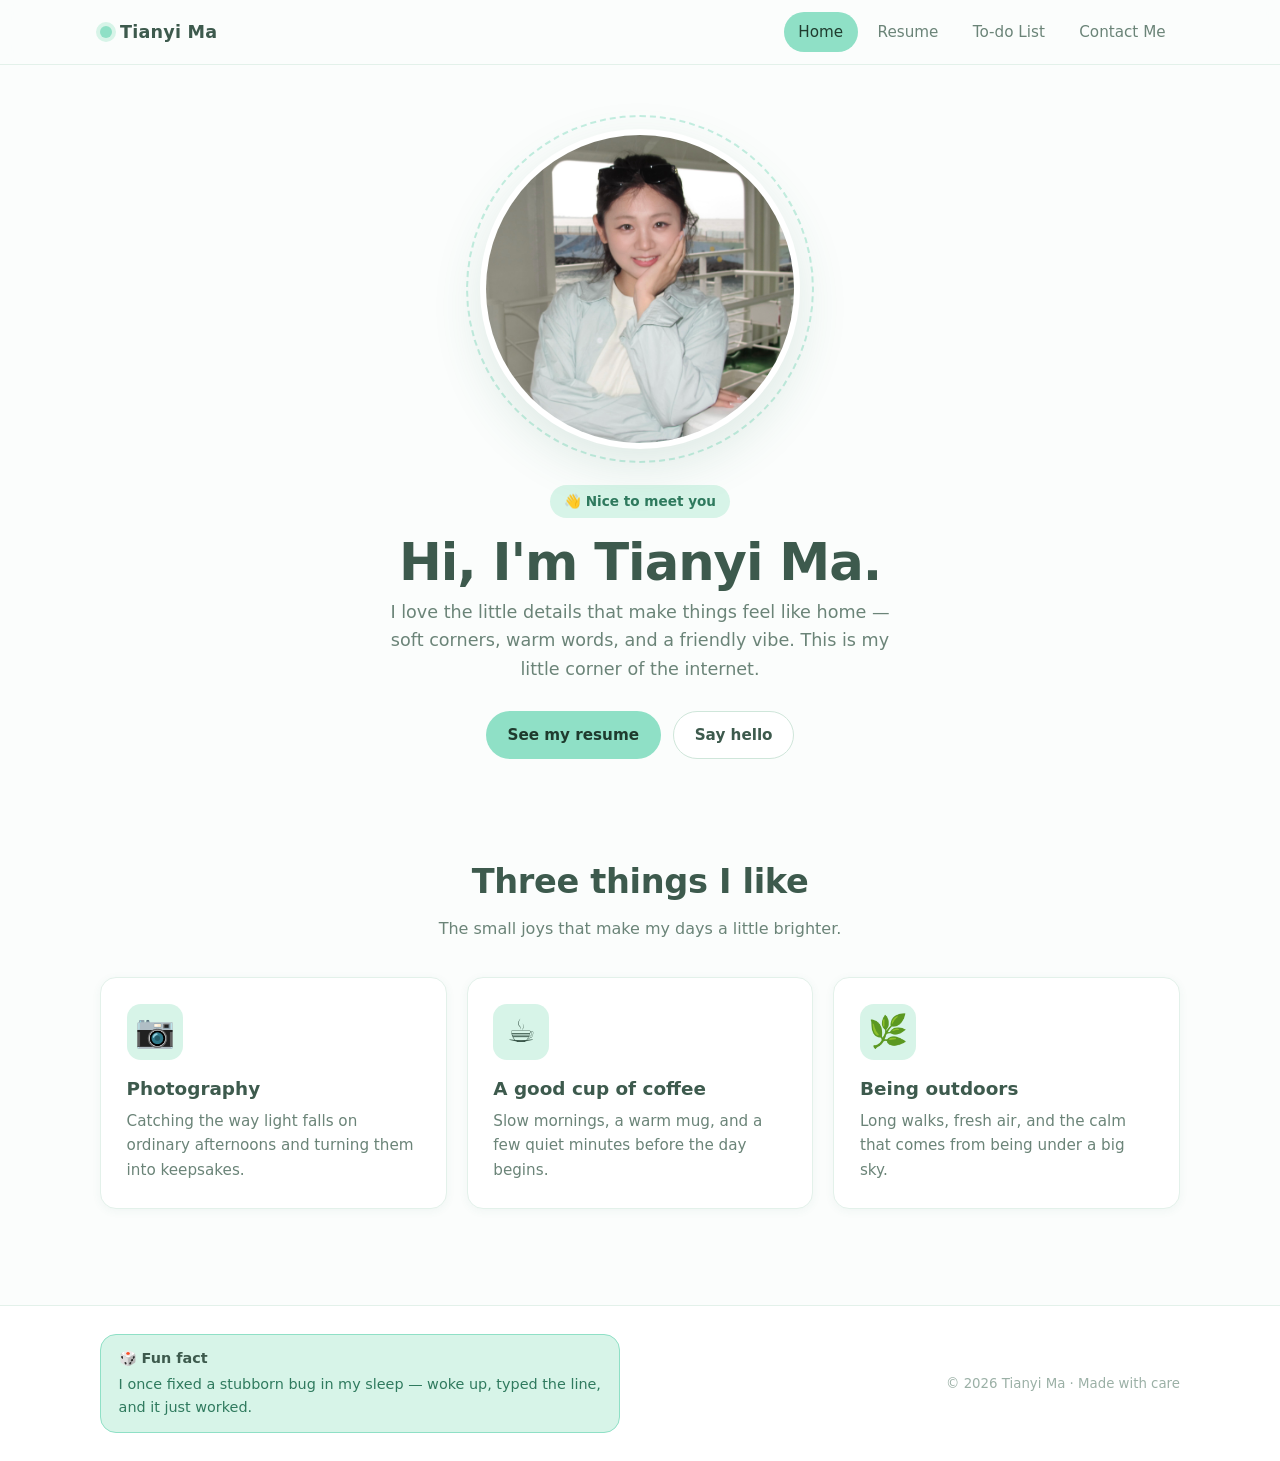
<file: index.html>
<!DOCTYPE html>
<html lang="en">
<head>
  <meta charset="UTF-8">
  <meta name="viewport" content="width=device-width, initial-scale=1.0">
  <title>Tianyi Ma — Home</title>
  <meta name="description" content="Tianyi Ma — a warm, friendly personal portfolio.">
  <link rel="stylesheet" href="styles.css">
</head>
<body>
  <header class="nav">
    <div class="container nav__inner">
      <a href="index.html" class="brand"><span class="brand__dot"></span> Tianyi Ma</a>
      <button class="nav__toggle" aria-label="Toggle menu"><span></span></button>
      <nav class="nav__links">
        <a href="index.html" class="active">Home</a>
        <a href="resume.html">Resume</a>
        <a href="projects.html">To-do List</a>
        <a href="contact.html">Contact Me</a>
      </nav>
    </div>
  </header>

  <main class="container">
    <section class="hero">
      <div class="hero__text">
        <span class="hero__eyebrow">👋 Nice to meet you</span>
        <h1>Hi, I'm Tianyi Ma.</h1>
        <p class="hero__intro">
          I love the little details that make things feel like home — soft corners,
          warm words, and a friendly vibe. This is my little corner of the internet.
        </p>
        <div class="hero__cta">
          <a href="resume.html" class="btn btn--primary">See my resume</a>
          <a href="contact.html" class="btn btn--ghost">Say hello</a>
        </div>
      </div>
      <div class="hero__photo">
        <img src="photo.jpg" alt="Photo of Tianyi Ma">
      </div>
    </section>

    <section class="section">
      <div class="section__head">
        <h2>Three things I like</h2>
        <p>The small joys that make my days a little brighter.</p>
      </div>
      <div class="cards">
        <article class="card">
          <div class="card__emoji">📷</div>
          <h3>Photography</h3>
          <p>Catching the way light falls on ordinary afternoons and turning them into keepsakes.</p>
        </article>
        <article class="card">
          <div class="card__emoji">☕</div>
          <h3>A good cup of coffee</h3>
          <p>Slow mornings, a warm mug, and a few quiet minutes before the day begins.</p>
        </article>
        <article class="card">
          <div class="card__emoji">🌿</div>
          <h3>Being outdoors</h3>
          <p>Long walks, fresh air, and the calm that comes from being under a big sky.</p>
        </article>
      </div>
    </section>
  </main>

  <footer class="site-footer">
    <div class="container site-footer__inner">
      <div class="funfact">
        <strong>🎲 Fun fact</strong>
        I once fixed a stubborn bug in my sleep — woke up, typed the line, and it just worked.
      </div>
      <small>© <span id="year">2026</span> Tianyi Ma · Made with care</small>
    </div>
  </footer>

  <script src="main.js"></script>
</body>
</html>
</file>
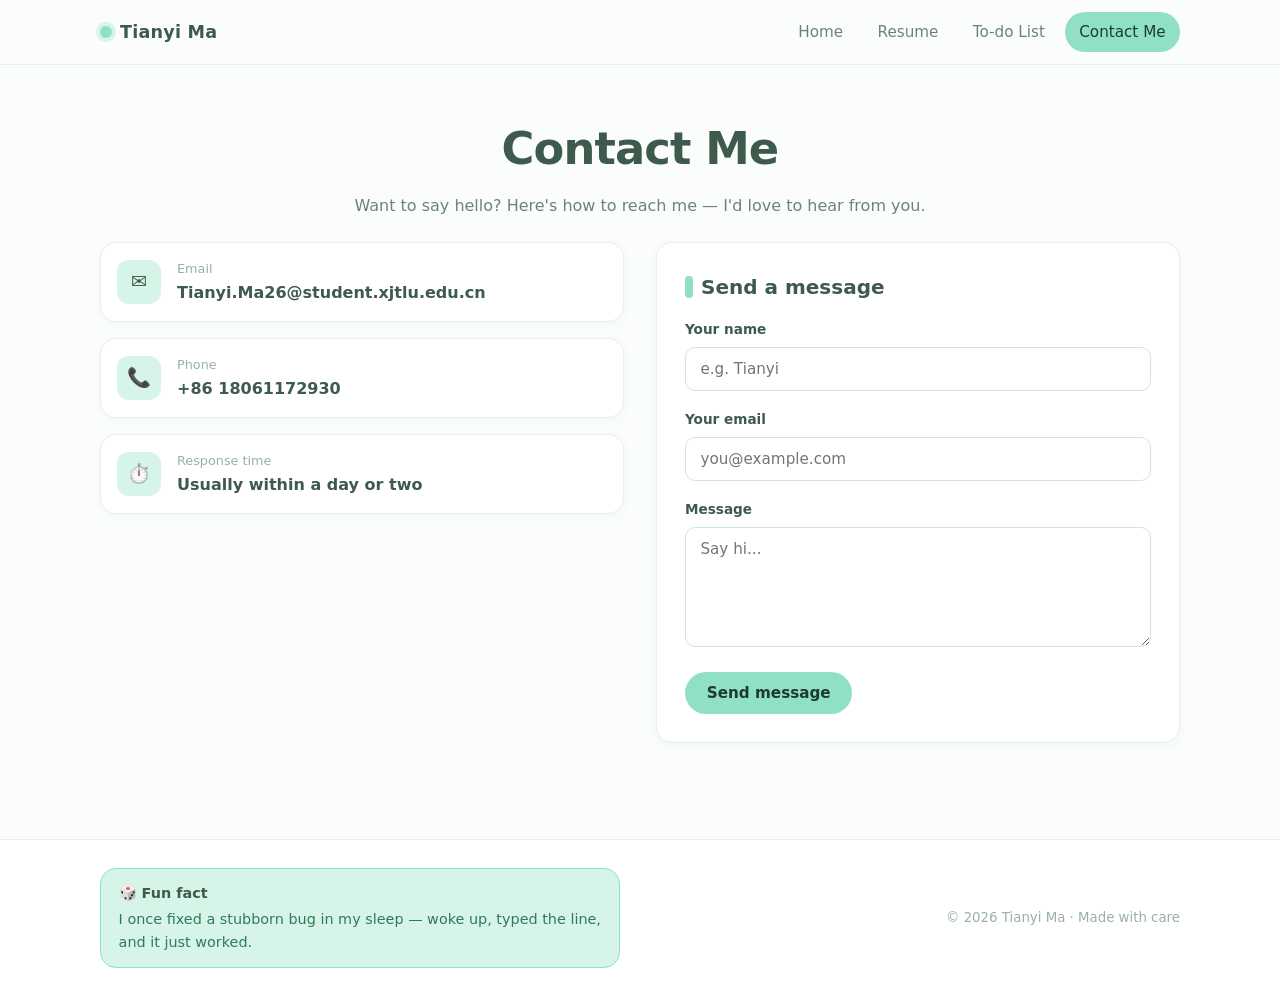
<file: contact.html>
<!DOCTYPE html>
<html lang="en">
<head>
  <meta charset="UTF-8">
  <meta name="viewport" content="width=device-width, initial-scale=1.0">
  <title>Tianyi Ma — Contact Me</title>
  <link rel="stylesheet" href="styles.css">
</head>
<body>
  <header class="nav">
    <div class="container nav__inner">
      <a href="index.html" class="brand"><span class="brand__dot"></span> Tianyi Ma</a>
      <button class="nav__toggle" aria-label="Toggle menu"><span></span></button>
      <nav class="nav__links">
        <a href="index.html">Home</a>
        <a href="resume.html">Resume</a>
        <a href="projects.html">To-do List</a>
        <a href="contact.html" class="active">Contact Me</a>
      </nav>
    </div>
  </header>

  <main class="container">
    <div class="page-head">
      <h1>Contact Me</h1>
      <p>Want to say hello? Here's how to reach me — I'd love to hear from you.</p>
    </div>

    <div class="contact-grid">
      <div>
        <div class="contact-list">
          <div class="contact-row">
            <div class="contact-row__icon">✉️</div>
            <div>
              <div class="contact-row__label">Email</div>
              <a class="contact-row__value" href="mailto:Tianyi.Ma26@student.xjtlu.edu.cn">Tianyi.Ma26@student.xjtlu.edu.cn</a>
            </div>
          </div>
          <div class="contact-row">
            <div class="contact-row__icon">📞</div>
            <div>
              <div class="contact-row__label">Phone</div>
              <a class="contact-row__value" href="tel:+8618061172930">+86 18061172930</a>
            </div>
          </div>
          <div class="contact-row">
            <div class="contact-row__icon">⏱️</div>
            <div>
              <div class="contact-row__label">Response time</div>
              <div class="contact-row__value">Usually within a day or two</div>
            </div>
          </div>
        </div>
      </div>

      <div class="panel">
        <h2>Send a message</h2>
        <form id="contactForm">
          <div class="form-group">
            <label for="name">Your name</label>
            <input class="input" type="text" id="name" name="name" placeholder="e.g. Tianyi" required>
          </div>
          <div class="form-group">
            <label for="email">Your email</label>
            <input class="input" type="email" id="email" name="email" placeholder="you@example.com" required>
          </div>
          <div class="form-group">
            <label for="message">Message</label>
            <textarea class="textarea" id="message" name="message" placeholder="Say hi..." required></textarea>
          </div>
          <button type="submit" class="btn btn--primary">Send message</button>
          <p class="form-note" id="formNote"></p>
        </form>
      </div>
    </div>
  </main>

  <footer class="site-footer">
    <div class="container site-footer__inner">
      <div class="funfact">
        <strong>🎲 Fun fact</strong>
        I once fixed a stubborn bug in my sleep — woke up, typed the line, and it just worked.
      </div>
      <small>© <span id="year">2026</span> Tianyi Ma · Made with care</small>
    </div>
  </footer>

  <script src="main.js"></script>
</body>
</html>
</file>
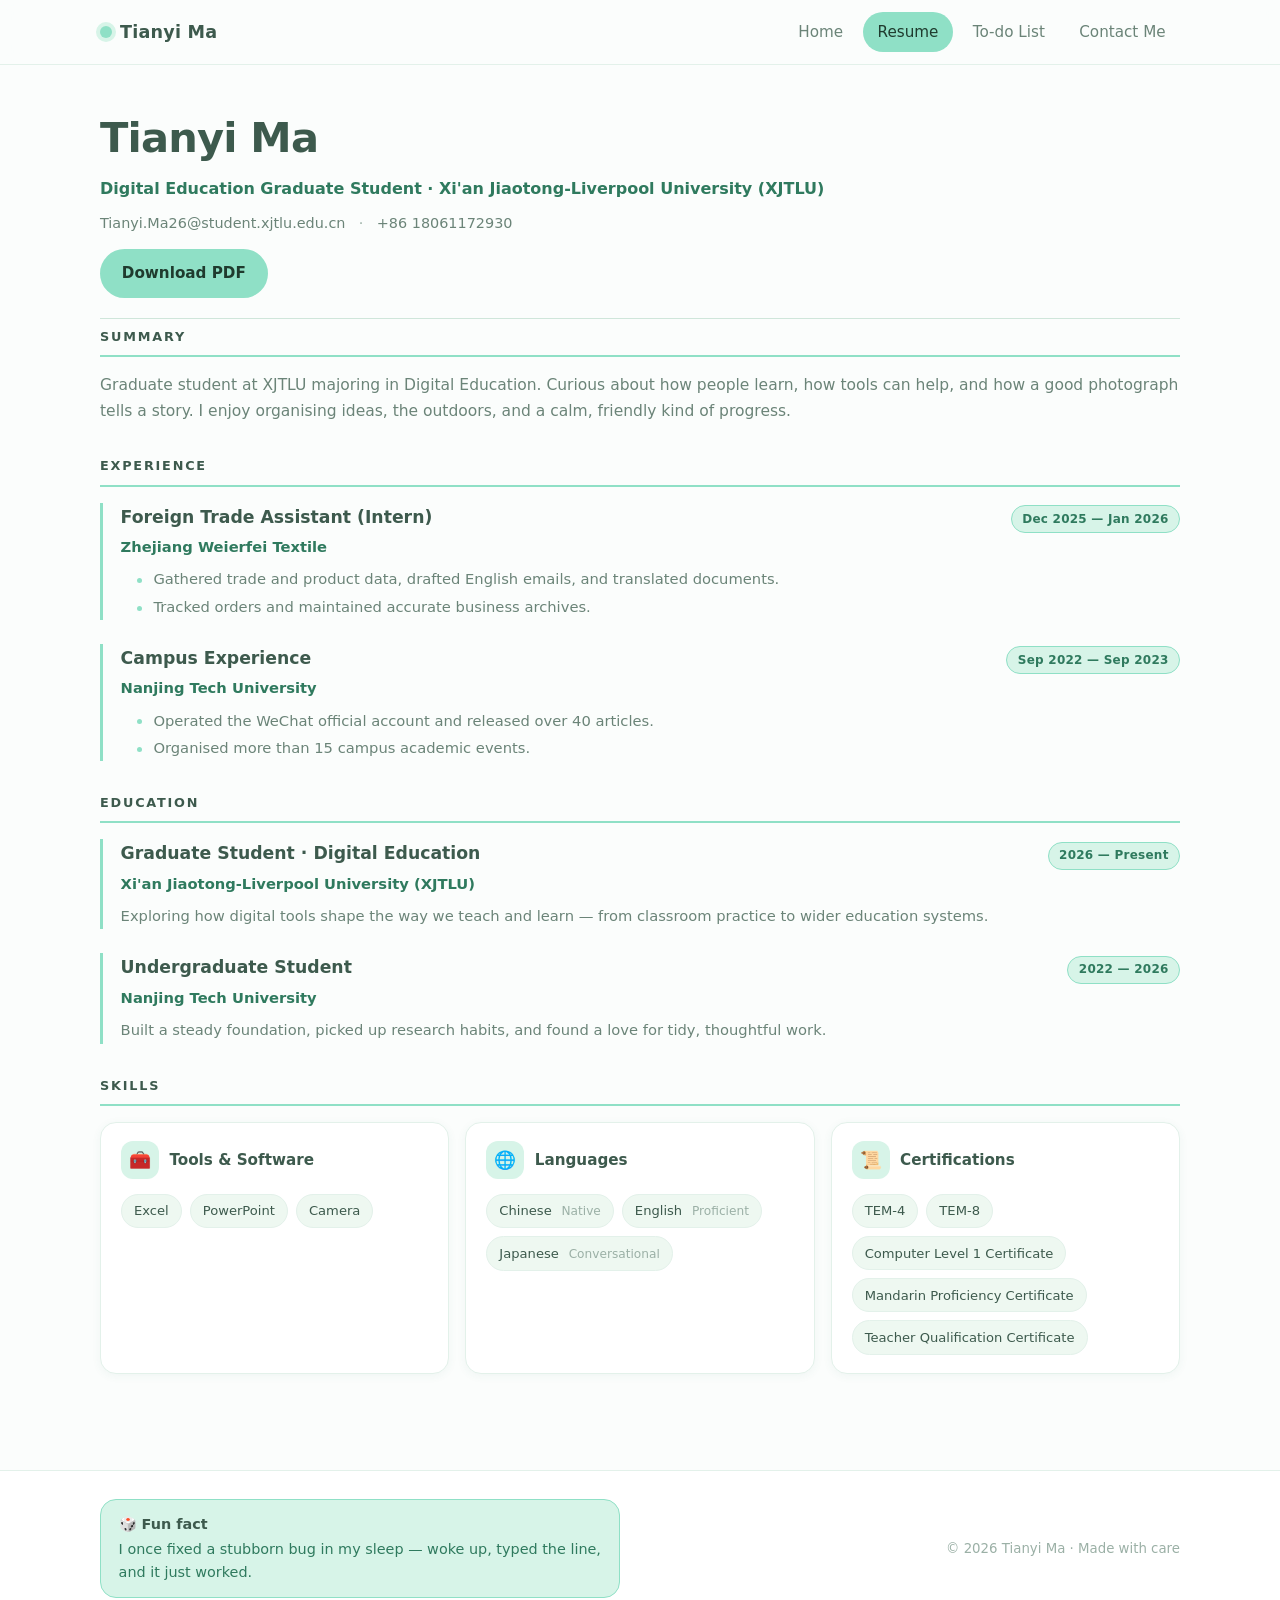
<file: resume.html>
<!DOCTYPE html>
<html lang="en">
<head>
  <meta charset="UTF-8">
  <meta name="viewport" content="width=device-width, initial-scale=1.0">
  <title>Tianyi Ma — Resume</title>
  <link rel="stylesheet" href="styles.css">
  <style media="print">
    @page { margin: 0; }
    .nav, .site-footer, .btn { display: none !important; }
    html, body { margin: 0 !important; }
    body { background: #fff; padding: 1.05cm 1.3cm 0.3cm; overflow: hidden; }
    .container { width: auto; max-width: none; }
    .resume-head { padding: 0 0 0.6rem !important; margin-bottom: 0.6rem !important; }
    .resume-head__name { margin: 0 0 0.15rem !important; font-size: 1.75rem !important; }
    .resume-head__title { margin: 0 0 0.35rem !important; font-size: 0.92rem !important; }
    .resume-head__contact { font-size: 0.85rem !important; }
    .resume-sections { padding: 0 !important; gap: 0.85rem !important; }
    .resume-section__title { margin: 0 0 0.55rem !important; padding-bottom: 0.35rem !important; }
    .resume-summary { font-size: 0.88rem !important; line-height: 1.5 !important; }
    .exp { gap: 0.7rem !important; }
    .exp__item { padding-left: 0.9rem !important; }
    .exp__role { font-size: 0.98rem !important; }
    .exp__date { font-size: 0.7rem !important; }
    .exp__org { margin: 0.15rem 0 0.4rem !important; font-size: 0.85rem !important; }
    .exp__desc { font-size: 0.85rem !important; line-height: 1.45 !important; }
    .bullets { margin-top: 0.3rem !important; }
    .bullets li { margin-bottom: 0.12rem !important; font-size: 0.85rem !important; line-height: 1.4 !important; }
    .skill-card { padding: 0.75rem 0.85rem !important; }
    .skill-card__head { margin-bottom: 0.5rem !important; }
    .skill-card__icon { width: 28px; height: 28px; font-size: 0.95rem; }
    .skill-card__name { font-size: 0.85rem !important; }
    .chips--skills { gap: 0.35rem !important; }
    .chips--skills .chip { font-size: 0.72rem !important; padding: 0.22rem 0.55rem !important; }
  </style>
</head>
<body>
  <header class="nav">
    <div class="container nav__inner">
      <a href="index.html" class="brand"><span class="brand__dot"></span> Tianyi Ma</a>
      <button class="nav__toggle" aria-label="Toggle menu"><span></span></button>
      <nav class="nav__links">
        <a href="index.html">Home</a>
        <a href="resume.html" class="active">Resume</a>
        <a href="projects.html">To-do List</a>
        <a href="contact.html">Contact Me</a>
      </nav>
    </div>
  </header>

  <main class="container">
    <header class="resume-head">
      <h1 class="resume-head__name">Tianyi Ma</h1>
      <p class="resume-head__title">Digital Education Graduate Student · Xi'an Jiaotong-Liverpool University (XJTLU)</p>
      <p class="resume-head__contact">
        <a href="mailto:Tianyi.Ma26@student.xjtlu.edu.cn">Tianyi.Ma26@student.xjtlu.edu.cn</a>
        <span class="dot" aria-hidden="true">·</span>
        <a href="tel:+8618061172930">+86 18061172930</a>
      </p>
      <a class="btn btn--primary" href="resume.pdf" download style="margin-top:0.85rem">Download PDF</a>
    </header>

    <div class="resume-sections">
      <!-- Summary -->
      <section class="resume-section">
        <h2 class="resume-section__title">Summary</h2>
        <p class="resume-summary">
          Graduate student at XJTLU majoring in Digital Education. Curious about how people learn,
          how tools can help, and how a good photograph tells a story. I enjoy organising ideas,
          the outdoors, and a calm, friendly kind of progress.
        </p>
      </section>

      <!-- Experience -->
      <section class="resume-section">
        <h2 class="resume-section__title">Experience</h2>
        <div class="exp">
          <div class="exp__item">
            <div class="exp__head">
              <h3 class="exp__role">Foreign Trade Assistant (Intern)</h3>
              <span class="exp__date">Dec 2025 — Jan 2026</span>
            </div>
            <p class="exp__org">Zhejiang Weierfei Textile</p>
            <ul class="bullets">
              <li>Gathered trade and product data, drafted English emails, and translated documents.</li>
              <li>Tracked orders and maintained accurate business archives.</li>
            </ul>
          </div>
          <div class="exp__item">
            <div class="exp__head">
              <h3 class="exp__role">Campus Experience</h3>
              <span class="exp__date">Sep 2022 — Sep 2023</span>
            </div>
            <p class="exp__org">Nanjing Tech University</p>
            <ul class="bullets">
              <li>Operated the WeChat official account and released over 40 articles.</li>
              <li>Organised more than 15 campus academic events.</li>
            </ul>
          </div>
        </div>
      </section>

      <!-- Education -->
      <section class="resume-section">
        <h2 class="resume-section__title">Education</h2>
        <div class="exp">
          <div class="exp__item">
            <div class="exp__head">
              <h3 class="exp__role">Graduate Student · Digital Education</h3>
              <span class="exp__date">2026 — Present</span>
            </div>
            <p class="exp__org">Xi'an Jiaotong-Liverpool University (XJTLU)</p>
            <p class="exp__desc">Exploring how digital tools shape the way we teach and learn — from classroom practice to wider education systems.</p>
          </div>
          <div class="exp__item">
            <div class="exp__head">
              <h3 class="exp__role">Undergraduate Student</h3>
              <span class="exp__date">2022 — 2026</span>
            </div>
            <p class="exp__org">Nanjing Tech University</p>
            <p class="exp__desc">Built a steady foundation, picked up research habits, and found a love for tidy, thoughtful work.</p>
          </div>
        </div>
      </section>

      <!-- Skills -->
      <section class="resume-section">
        <h2 class="resume-section__title">Skills</h2>
        <div class="skills">
          <div class="skill-card">
            <div class="skill-card__head">
              <span class="skill-card__icon">🧰</span>
              <h3 class="skill-card__name">Tools &amp; Software</h3>
            </div>
            <div class="chips chips--skills">
              <span class="chip">Excel</span>
              <span class="chip">PowerPoint</span>
              <span class="chip">Camera</span>
            </div>
          </div>
          <div class="skill-card">
            <div class="skill-card__head">
              <span class="skill-card__icon">🌐</span>
              <h3 class="skill-card__name">Languages</h3>
            </div>
            <div class="chips chips--skills">
              <span class="chip">Chinese <em>Native</em></span>
              <span class="chip">English <em>Proficient</em></span>
              <span class="chip">Japanese <em>Conversational</em></span>
            </div>
          </div>
          <div class="skill-card">
            <div class="skill-card__head">
              <span class="skill-card__icon">📜</span>
              <h3 class="skill-card__name">Certifications</h3>
            </div>
            <div class="chips chips--skills">
              <span class="chip">TEM-4</span>
              <span class="chip">TEM-8</span>
              <span class="chip">Computer Level 1 Certificate</span>
              <span class="chip">Mandarin Proficiency Certificate</span>
              <span class="chip">Teacher Qualification Certificate</span>
            </div>
          </div>
        </div>
      </section>
    </div>
  </main>

  <footer class="site-footer">
    <div class="container site-footer__inner">
      <div class="funfact">
        <strong>🎲 Fun fact</strong>
        I once fixed a stubborn bug in my sleep — woke up, typed the line, and it just worked.
      </div>
      <small>© <span id="year">2026</span> Tianyi Ma · Made with care</small>
    </div>
  </footer>

  <script src="main.js"></script>
</body>
</html>
</file>
<file: styles.css>
/* =========================================================
   Tianyi Ma — Personal Portfolio
   Palette: pale mint greens (light, airy)
   ========================================================= */

:root {
  /* Brand */
  --primary: #8fe0c6;        /* pale mint */
  --primary-hover: #5dd9b3;  /* the previous primary, now hover */
  --primary-ink: #2f7a5e;    /* readable on light bg */

  /* Soft accents */
  --accent-soft: #d7f4e8;    /* almost-white mint */
  --accent: #bfefdd;

  /* Surfaces */
  --bg: #fbfdfc;             /* near-white mint */
  --surface: #ffffff;
  --surface-2: #eef8f1;      /* faint mint surface */

  /* Ink */
  --ink: #3d5a4d;            /* soft dark green-grey */
  --ink-soft: #6b8478;
  --ink-faint: #9bb0a6;

  /* Lines */
  --line: #e3f1ea;
  --line-strong: #cfe6da;

  /* Effects */
  --radius-sm: 10px;
  --radius: 16px;
  --radius-lg: 24px;
  --radius-pill: 999px;
  --shadow-sm: 0 2px 10px rgba(47, 122, 94, 0.06);
  --shadow: 0 8px 28px rgba(47, 122, 94, 0.10);
  --shadow-lg: 0 18px 50px rgba(47, 122, 94, 0.14);
  --ring: 0 0 0 4px rgba(143, 224, 198, 0.45);

  --font: "Segoe UI", system-ui, -apple-system, "Helvetica Neue", Arial, sans-serif;
}

/* ---------- Reset ---------- */
*, *::before, *::after { box-sizing: border-box; }
html { -webkit-text-size-adjust: 100%; }
body {
  margin: 0;
  font-family: var(--font);
  color: var(--ink);
  background: var(--bg);
  line-height: 1.6;
  font-size: 16px;
}
img { max-width: 100%; display: block; }
a { color: var(--primary-ink); text-decoration: none; }
a:hover { color: var(--primary-hover); }
ul { margin: 0; padding: 0; list-style: none; }
button { font-family: inherit; }

.container {
  width: min(1080px, 92vw);
  margin-inline: auto;
}

/* ---------- Nav ---------- */
.nav {
  position: sticky;
  top: 0;
  z-index: 50;
  background: rgba(251, 253, 252, 0.85);
  backdrop-filter: saturate(140%) blur(12px);
  border-bottom: 1px solid var(--line);
}
.nav__inner {
  display: flex;
  align-items: center;
  justify-content: space-between;
  gap: 1rem;
  height: 64px;
}
.brand {
  font-weight: 700;
  font-size: 1.1rem;
  letter-spacing: 0.2px;
  color: var(--ink);
  display: inline-flex;
  align-items: center;
  gap: 0.5rem;
}
.brand__dot {
  width: 12px; height: 12px; border-radius: 50%;
  background: var(--primary);
  box-shadow: 0 0 0 4px var(--accent-soft);
}
.nav__links {
  display: flex;
  align-items: center;
  gap: 0.35rem;
}
.nav__links a {
  padding: 0.5rem 0.9rem;
  border-radius: var(--radius-pill);
  color: var(--ink-soft);
  font-weight: 500;
  font-size: 0.95rem;
  transition: background 0.15s, color 0.15s;
}
.nav__links a:hover { background: var(--accent-soft); color: var(--ink); }
.nav__links a.active {
  background: var(--primary);
  color: #1f3b2e;
}
.nav__toggle {
  display: none;
  width: 44px; height: 44px;
  border: 1px solid var(--line-strong);
  background: var(--surface);
  border-radius: var(--radius-sm);
  cursor: pointer;
  position: relative;
}
.nav__toggle span,
.nav__toggle span::before,
.nav__toggle span::after {
  content: "";
  position: absolute;
  left: 50%; top: 50%;
  width: 18px; height: 2px;
  background: var(--ink);
  transform: translate(-50%, -50%);
}
.nav__toggle span::before { transform: translate(-50%, -7px); }
.nav__toggle span::after  { transform: translate(-50%, 7px); }

/* ---------- Buttons ---------- */
.btn {
  display: inline-flex;
  align-items: center;
  justify-content: center;
  gap: 0.5rem;
  padding: 0.7rem 1.3rem;
  border-radius: var(--radius-pill);
  border: 1px solid transparent;
  font-weight: 600;
  font-size: 0.95rem;
  cursor: pointer;
  transition: transform 0.12s ease, background 0.15s, box-shadow 0.15s;
}
.btn:active { transform: translateY(1px); }
.btn--primary {
  background: var(--primary);
  color: #1f3b2e;
}
.btn--primary:hover { background: var(--primary-hover); color: #fff; }
.btn--ghost {
  background: var(--surface);
  border-color: var(--line-strong);
  color: var(--ink);
}
.btn--ghost:hover { background: var(--accent-soft); }

/* ---------- Hero ---------- */
.hero {
  display: grid;
  grid-template-columns: 1fr;
  justify-items: center;
  text-align: center;
  gap: 2.25rem;
  padding: 4rem 0 3rem;
  max-width: 640px;
  margin-inline: auto;
}
.hero__eyebrow {
  display: inline-flex;
  align-items: center;
  gap: 0.5rem;
  background: var(--accent-soft);
  color: var(--primary-ink);
  padding: 0.35rem 0.85rem;
  border-radius: var(--radius-pill);
  font-size: 0.85rem;
  font-weight: 600;
}
.hero h1 {
  font-size: clamp(2.2rem, 5vw, 3.2rem);
  line-height: 1.1;
  margin: 1rem 0 0.5rem;
  color: var(--ink);
  letter-spacing: -0.02em;
}
.hero__intro {
  font-size: 1.1rem;
  color: var(--ink-soft);
  max-width: 46ch;
  margin: 0 auto 1.75rem;
}
.hero__cta { display: flex; gap: 0.75rem; flex-wrap: wrap; justify-content: center; }
.hero__photo {
  position: relative;
  justify-self: center;
  order: -1;
}
.hero__photo img {
  width: 320px;
  height: 320px;
  object-fit: cover;
  border-radius: 50%;
  box-shadow: var(--shadow-lg);
  border: 6px solid #fff;
  background: var(--accent-soft);
}
.hero__photo::after {
  content: "";
  position: absolute;
  inset: -14px;
  border-radius: 50%;
  border: 2px dashed var(--primary);
  opacity: 0.5;
  z-index: -1;
}

/* ---------- Section ---------- */
.section { padding: 3rem 0; }
.section__head {
  text-align: center;
  margin-bottom: 2.25rem;
}
.section__head h2 {
  font-size: clamp(1.6rem, 3.5vw, 2.1rem);
  margin: 0 0 0.4rem;
  color: var(--ink);
  letter-spacing: -0.01em;
}
.section__head p { color: var(--ink-soft); margin: 0; }

/* ---------- Cards / likes ---------- */
.cards {
  display: grid;
  grid-template-columns: repeat(3, 1fr);
  gap: 1.25rem;
}
.card {
  background: var(--surface);
  border: 1px solid var(--line);
  border-radius: var(--radius);
  padding: 1.6rem;
  box-shadow: var(--shadow-sm);
  transition: transform 0.15s ease, box-shadow 0.15s ease;
}
.card:hover { transform: translateY(-4px); box-shadow: var(--shadow); }
.card__emoji {
  font-size: 2rem;
  width: 56px; height: 56px;
  display: grid; place-items: center;
  background: var(--accent-soft);
  border-radius: 14px;
  margin-bottom: 0.9rem;
}
.card h3 { margin: 0 0 0.35rem; color: var(--ink); font-size: 1.15rem; }
.card p { margin: 0; color: var(--ink-soft); font-size: 0.95rem; }

/* ---------- Page header (sub pages) ---------- */
.page-head {
  padding: 3rem 0 1.5rem;
  text-align: center;
}
.page-head h1 {
  font-size: clamp(2rem, 4.5vw, 2.8rem);
  margin: 0 0 0.5rem;
  color: var(--ink);
  letter-spacing: -0.02em;
}
.page-head p { color: var(--ink-soft); margin: 0; }

/* ---------- Resume ---------- */
.resume-grid {
  display: grid;
  grid-template-columns: 1.6fr 1fr;
  gap: 2rem;
  padding-bottom: 3rem;
}
.resume-sections {
  display: flex;
  flex-direction: column;
  gap: 2rem;
  padding-bottom: 3rem;
}
.resume-head {
  padding: 2.5rem 0 1.25rem;
  border-bottom: 1px solid var(--line-strong);
  margin-bottom: 0.5rem;
}
.resume-head__name {
  margin: 0 0 0.3rem;
  font-size: clamp(1.9rem, 4vw, 2.6rem);
  letter-spacing: -0.02em;
  color: var(--ink);
  font-weight: 700;
}
.resume-head__title {
  margin: 0 0 0.65rem;
  color: var(--primary-ink);
  font-weight: 600;
  font-size: 1rem;
}
.resume-head__contact { margin: 0; color: var(--ink-soft); font-size: 0.9rem; }
.resume-head__contact a { color: var(--ink-soft); text-decoration: none; }
.resume-head__contact a:hover { color: var(--primary-hover); }
.resume-head__contact .dot { margin: 0 0.55rem; color: var(--ink-faint); }
.resume-section__title {
  font-size: 0.8rem;
  font-weight: 700;
  letter-spacing: 0.14em;
  text-transform: uppercase;
  color: var(--ink);
  margin: 0 0 1rem;
  padding-bottom: 0.5rem;
  border-bottom: 2px solid var(--primary);
}
.resume-summary { margin: 0; color: var(--ink-soft); font-size: 0.97rem; line-height: 1.65; }
.exp { display: flex; flex-direction: column; gap: 1.5rem; }
.exp__item {
  border-left: 3px solid var(--primary);
  padding: 0.05rem 0 0.1rem 1.1rem;
  transition: border-color 0.18s;
}
.exp__item:hover { border-left-color: var(--primary-hover); }
.exp__head { display: flex; justify-content: space-between; gap: 1rem; align-items: baseline; flex-wrap: wrap; margin-bottom: 0.15rem; }
.exp__role { margin: 0; font-size: 1.08rem; color: var(--ink); font-weight: 700; }
.exp__date {
  font-size: 0.75rem; font-weight: 700; color: var(--primary-ink);
  background: var(--accent-soft); border: 1px solid var(--primary);
  padding: 0.2rem 0.65rem; border-radius: var(--radius-pill);
  white-space: nowrap; letter-spacing: 0.02em;
}
.exp__org { margin: 0 0 0.6rem; color: var(--primary-ink); font-size: 0.92rem; font-weight: 600; }
.exp__desc { margin: 0.2rem 0 0; color: var(--ink-soft); font-size: 0.92rem; line-height: 1.55; }
/* Skills — card grid */
.skills {
  display: grid;
  grid-template-columns: repeat(auto-fit, minmax(220px, 1fr));
  gap: 1rem;
}
.skill-card {
  background: var(--surface);
  border: 1px solid var(--line);
  border-radius: var(--radius);
  padding: 1.15rem 1.25rem;
  box-shadow: var(--shadow-sm);
  transition: transform 0.18s ease, box-shadow 0.18s ease, border-color 0.18s;
}
.skill-card:hover {
  transform: translateY(-3px);
  box-shadow: var(--shadow);
  border-color: var(--primary);
}
.skill-card__head {
  display: flex;
  align-items: center;
  gap: 0.65rem;
  margin-bottom: 0.9rem;
}
.skill-card__icon {
  width: 38px; height: 38px;
  display: grid; place-items: center;
  background: var(--accent-soft);
  border-radius: 12px;
  font-size: 1.1rem;
  flex-shrink: 0;
}
.skill-card__name {
  margin: 0;
  font-size: 0.95rem;
  font-weight: 600;
  color: var(--ink);
}
.chips--skills { display: flex; flex-wrap: wrap; gap: 0.45rem; }
.chips--skills .chip {
  font-size: 0.82rem;
  padding: 0.35rem 0.75rem;
  transition: background 0.15s, color 0.15s, border-color 0.15s, transform 0.15s;
}
.chips--skills .chip:hover {
  background: var(--primary);
  color: #1f3b2e;
  border-color: var(--primary);
  transform: translateY(-1px);
}
.chips--skills .chip em {
  font-style: normal;
  color: var(--ink-faint);
  font-size: 0.76rem;
  margin-left: 0.35rem;
}
.chips--skills .chip:hover em { color: #2f5b4a; }
.panel {
  background: var(--surface);
  border: 1px solid var(--line);
  border-radius: var(--radius);
  padding: 1.75rem;
  box-shadow: var(--shadow-sm);
}
.panel h2 {
  font-size: 1.25rem;
  margin: 0 0 1rem;
  color: var(--ink);
  display: flex; align-items: center; gap: 0.5rem;
}
.panel h2::before {
  content: "";
  width: 8px; height: 22px;
  background: var(--primary);
  border-radius: 4px;
}
.timeline { position: relative; padding-left: 1.25rem; }
.timeline::before {
  content: "";
  position: absolute;
  left: 5px; top: 6px; bottom: 6px;
  width: 2px; background: var(--line-strong);
}
.timeline__item { position: relative; padding-bottom: 1.5rem; }
.timeline__item:last-child { padding-bottom: 0; }
.timeline__item::before {
  content: "";
  position: absolute;
  left: -1.25rem; top: 4px;
  width: 12px; height: 12px;
  background: var(--surface);
  border: 2px solid var(--primary);
  border-radius: 50%;
}
.timeline__date {
  font-size: 0.8rem;
  font-weight: 600;
  color: var(--primary-ink);
  background: var(--accent-soft);
  padding: 0.15rem 0.6rem;
  border-radius: var(--radius-pill);
  display: inline-block;
  margin-bottom: 0.35rem;
}
.timeline__item h3 { margin: 0 0 0.25rem; font-size: 1.05rem; color: var(--ink); }
.timeline__item .sub { color: var(--ink-soft); font-size: 0.9rem; margin: 0 0 0.4rem; }
.timeline__item p { margin: 0; color: var(--ink-soft); font-size: 0.92rem; }
.chips { display: flex; flex-wrap: wrap; gap: 0.5rem; }
.chip {
  background: var(--surface-2);
  color: var(--ink);
  border: 1px solid var(--line);
  padding: 0.35rem 0.85rem;
  border-radius: var(--radius-pill);
  font-size: 0.85rem;
  font-weight: 500;
}
.sidebar-list { display: flex; flex-direction: column; gap: 1.5rem; }

/* ---------- Resume (stacked sections) ---------- */
.resume-stack {
  display: flex;
  flex-direction: column;
  gap: 1.5rem;
  padding-bottom: 3rem;
}
.summary-text {
  margin: 0;
  color: var(--ink-soft);
  font-size: 1rem;
  line-height: 1.7;
}
.bullets {
  margin: 0.4rem 0 0;
  padding-left: 1.25rem;
  color: var(--ink-soft);
  font-size: 0.92rem;
  line-height: 1.6;
}
.bullets li { margin-bottom: 0.3rem; }
.bullets li::marker { color: var(--primary); }
.skill-group + .skill-group { margin-top: 1.25rem; }
.skill-group h3 {
  margin: 0 0 0.6rem;
  font-size: 0.95rem;
  color: var(--ink);
  font-weight: 600;
}
.skill-group + .skill-group { margin-top: 1.15rem; }
.skill-group__label {
  margin: 0 0 0.5rem;
  font-size: 0.78rem;
  font-weight: 700;
  letter-spacing: 0.04em;
  text-transform: uppercase;
  color: var(--ink-faint);
}
.bullets { margin: 0.4rem 0 0; padding: 0 0 0 1.05rem; list-style: none; }
.bullets li {
  position: relative;
  margin-bottom: 0.35rem;
  padding-left: 1rem;
  color: var(--ink-soft);
  font-size: 0.92rem;
  line-height: 1.5;
}
.bullets li:last-child { margin-bottom: 0; }
.bullets li::before {
  content: "";
  position: absolute;
  left: 0; top: 0.62rem;
  width: 5px; height: 5px;
  background: var(--primary);
  border-radius: 50%;
}

/* ---------- Contact ---------- */
.contact-grid {
  display: grid;
  grid-template-columns: 1fr 1fr;
  gap: 2rem;
  padding-bottom: 3rem;
}
.contact-list { display: flex; flex-direction: column; gap: 1rem; }
.contact-row {
  display: flex; align-items: center; gap: 1rem;
  padding: 1rem;
  background: var(--surface);
  border: 1px solid var(--line);
  border-radius: var(--radius);
  box-shadow: var(--shadow-sm);
}
.contact-row__icon {
  width: 44px; height: 44px;
  display: grid; place-items: center;
  background: var(--accent-soft);
  border-radius: 12px;
  font-size: 1.2rem;
}
.contact-row__label { font-size: 0.8rem; color: var(--ink-faint); }
.contact-row__value { font-weight: 600; color: var(--ink); }
.form-group { margin-bottom: 1.1rem; }
.form-group label {
  display: block;
  font-size: 0.85rem;
  font-weight: 600;
  margin-bottom: 0.4rem;
  color: var(--ink);
}
.input, .textarea {
  width: 100%;
  padding: 0.75rem 0.9rem;
  border: 1px solid var(--line-strong);
  border-radius: var(--radius-sm);
  background: var(--surface);
  color: var(--ink);
  font-size: 0.95rem;
  font-family: inherit;
  transition: border 0.15s, box-shadow 0.15s;
}
.input:focus, .textarea:focus {
  outline: none;
  border-color: var(--primary);
  box-shadow: var(--ring);
}
.textarea { min-height: 120px; resize: vertical; }
.form-note {
  margin: 0.75rem 0 0;
  padding: 0.7rem 0.9rem;
  background: var(--accent-soft);
  border: 1px solid var(--primary);
  border-radius: var(--radius-sm);
  color: var(--primary-ink);
  font-size: 0.9rem;
  display: none;
}
.form-note.show { display: block; }

/* =========================================================
   To-Do List App (Projects page)
   ========================================================= */
.todo {
  background: var(--surface);
  border: 1px solid var(--line);
  border-radius: var(--radius-lg);
  box-shadow: var(--shadow);
  overflow: hidden;
  max-width: 720px;
  margin: 0 auto;
}
.todo__head {
  padding: 1.5rem 1.75rem 1.25rem;
  background: linear-gradient(180deg, var(--accent-soft), var(--surface));
  border-bottom: 1px solid var(--line);
}
.todo__head h2 {
  margin: 0;
  font-size: 1.4rem;
  color: var(--ink);
  display: flex; align-items: center; gap: 0.6rem;
}
.todo__head p { margin: 0.3rem 0 0; color: var(--ink-soft); font-size: 0.9rem; }

.todo__body { padding: 1.5rem 1.75rem; }

/* Calendar */
.cal {
  background: var(--surface-2);
  border: 1px solid var(--line);
  border-radius: var(--radius);
  padding: 1rem;
  margin-bottom: 1.25rem;
}
.cal__top {
  display: flex; align-items: center; justify-content: space-between;
  margin-bottom: 0.75rem;
}
.cal__month { font-weight: 700; color: var(--ink); font-size: 1rem; }
.cal__nav {
  display: flex; gap: 0.4rem;
}
.cal__btn {
  width: 34px; height: 34px;
  border: 1px solid var(--line-strong);
  background: var(--surface);
  border-radius: 9px;
  cursor: pointer;
  color: var(--ink);
  font-size: 1rem;
  line-height: 1;
  display: grid; place-items: center;
  transition: background 0.15s, transform 0.1s;
}
.cal__btn:hover { background: var(--accent-soft); }
.cal__btn:active { transform: scale(0.94); }
.cal__weekdays {
  display: grid;
  grid-template-columns: repeat(7, 1fr);
  text-align: center;
  margin-bottom: 0.4rem;
}
.cal__weekdays span {
  font-size: 0.72rem;
  font-weight: 700;
  color: var(--ink-faint);
  text-transform: uppercase;
  letter-spacing: 0.04em;
}
.cal__grid {
  display: grid;
  grid-template-columns: repeat(7, 1fr);
  gap: 4px;
}
.cal__day {
  aspect-ratio: 1 / 1;
  border: 1px solid transparent;
  background: var(--surface);
  border-radius: 9px;
  font-size: 0.85rem;
  color: var(--ink);
  cursor: pointer;
  display: grid; place-items: center;
  transition: background 0.12s, color 0.12s, border-color 0.12s;
}
.cal__day:hover { background: var(--accent-soft); }
.cal__day.is-other { color: var(--ink-faint); background: transparent; }
.cal__day.is-today { border-color: var(--primary); color: var(--primary-ink); font-weight: 700; }
.cal__day.is-selected {
  background: var(--primary);
  color: #1f3b2e;
  font-weight: 700;
  border-color: var(--primary);
}
.cal__day.is-selected.is-today { box-shadow: 0 0 0 2px #fff inset; }

/* Add row */
.todo__add {
  display: flex;
  gap: 0.6rem;
  margin-bottom: 1.25rem;
}
.todo__add .input { flex: 1; }
.todo__add .btn { flex-shrink: 0; padding: 0.7rem 1.25rem; }
.todo__selected-date {
  font-size: 0.8rem;
  color: var(--ink-soft);
  margin-bottom: 0.6rem;
}
.todo__selected-date strong { color: var(--primary-ink); }

/* List */
.todo__list { display: flex; flex-direction: column; gap: 0.55rem; }
.todo__item {
  display: flex;
  align-items: center;
  gap: 0.85rem;
  padding: 0.8rem 0.9rem;
  background: var(--surface-2);
  border: 1px solid var(--line);
  border-radius: var(--radius-sm);
  transition: background 0.15s, opacity 0.2s;
}
.todo__item:hover { background: var(--accent-soft); }
.todo__check {
  flex-shrink: 0;
  width: 24px; height: 24px;
  border: 2px solid var(--line-strong);
  border-radius: 7px;
  background: var(--surface);
  cursor: pointer;
  display: grid; place-items: center;
  transition: background 0.15s, border-color 0.15s;
}
.todo__check:hover { border-color: var(--primary); }
.todo__check svg { opacity: 0; transform: scale(0.6); transition: opacity 0.15s, transform 0.15s; }
.todo__item.done .todo__check {
  background: var(--primary);
  border-color: var(--primary);
}
.todo__item.done .todo__check svg { opacity: 1; transform: scale(1); }
.todo__text {
  flex: 1;
  font-size: 0.95rem;
  color: var(--ink);
  word-break: break-word;
}
.todo__item.done .todo__text {
  text-decoration: line-through;
  color: var(--ink-faint);
}
.todo__date {
  flex-shrink: 0;
  font-size: 0.72rem;
  font-weight: 600;
  color: var(--primary-ink);
  background: var(--surface);
  border: 1px solid var(--line-strong);
  padding: 0.2rem 0.55rem;
  border-radius: var(--radius-pill);
  white-space: nowrap;
}
.todo__item.done .todo__date { opacity: 0.6; }
.todo__del {
  flex-shrink: 0;
  width: 30px; height: 30px;
  border: none;
  background: transparent;
  color: var(--ink-faint);
  border-radius: 8px;
  cursor: pointer;
  font-size: 1.1rem;
  line-height: 1;
  display: grid; place-items: center;
  transition: background 0.15s, color 0.15s;
}
.todo__del:hover { background: #fde2e2; color: #c0392b; }

.todo__empty {
  text-align: center;
  padding: 2rem 1rem;
  color: var(--ink-faint);
  font-size: 0.95rem;
}
.todo__empty span { font-size: 2rem; display: block; margin-bottom: 0.4rem; }

.todo__footer {
  display: flex; align-items: center; justify-content: space-between;
  gap: 0.75rem;
  margin-top: 1.25rem;
  padding-top: 1rem;
  border-top: 1px solid var(--line);
  font-size: 0.82rem;
  color: var(--ink-soft);
}
.todo__clear {
  border: none;
  background: transparent;
  color: var(--ink-faint);
  cursor: pointer;
  font-size: 0.82rem;
  text-decoration: underline;
}
.todo__clear:hover { color: #c0392b; }

/* Priority picker */
.todo__prio {
  display: flex;
  align-items: center;
  gap: 0.4rem;
  flex-wrap: wrap;
  margin-bottom: 1.25rem;
}
.todo__prio-label {
  font-size: 0.82rem;
  font-weight: 600;
  color: var(--ink-soft);
  margin-right: 0.15rem;
}
.prio-pill {
  display: inline-flex;
  align-items: center;
  gap: 0.3rem;
  padding: 0.3rem 0.75rem;
  border: 1px solid var(--line-strong);
  background: var(--surface);
  border-radius: var(--radius-pill);
  font-size: 0.82rem;
  font-weight: 600;
  color: var(--ink-soft);
  cursor: pointer;
  transition: background 0.15s, color 0.15s, border-color 0.15s, transform 0.1s;
}
.prio-pill:active { transform: scale(0.96); }
.prio-pill.is-on { color: #1f3b2e; }
.prio--low.is-on    { background: #e3f6e9; border-color: #7fd0a0; }
.prio--medium.is-on { background: #fdf3d7; border-color: #e6c25a; }
.prio--high.is-on   { background: #fde2e2; border-color: #ee8a8a; }

/* Priority badge on a list item */
.todo__prio-badge {
  flex-shrink: 0;
  width: 26px; height: 26px;
  display: grid; place-items: center;
  font-size: 0.9rem;
  border-radius: 50%;
  background: var(--surface);
  border: 1px solid var(--line);
}
.todo__item .todo__prio-badge.prio--low    { background: #e3f6e9; }
.todo__item .todo__prio-badge.prio--medium { background: #fdf3d7; }
.todo__item .todo__prio-badge.prio--high   { background: #fde2e2; }
.todo__item.done .todo__prio-badge { opacity: 0.6; }

/* Inline edit */
.todo__text { cursor: text; border-radius: 6px; }
.todo__text:hover { text-decoration: underline dotted var(--primary-hover); text-underline-offset: 3px; }
.todo__edit {
  flex: 1;
  font-size: 0.95rem;
  font-family: inherit;
  color: var(--ink);
  padding: 0.3rem 0.5rem;
  border: 1px solid var(--primary);
  border-radius: var(--radius-sm);
  background: var(--surface);
  outline: none;
  box-shadow: var(--ring);
}

/* Search box */
.todo__search {
  position: relative;
  margin-bottom: 1.25rem;
}
.todo__search-icon {
  position: absolute;
  left: 0.85rem;
  top: 50%;
  transform: translateY(-50%);
  font-size: 0.9rem;
  pointer-events: none;
  opacity: 0.55;
}
.todo__search-input { padding-left: 2.4rem; padding-right: 2.4rem; }
.todo__search-clear {
  position: absolute;
  right: 0.5rem;
  top: 50%;
  transform: translateY(-50%);
  width: 24px; height: 24px;
  border: none;
  background: var(--surface-2);
  color: var(--ink-faint);
  border-radius: 50%;
  cursor: pointer;
  font-size: 0.75rem;
  line-height: 1;
  display: none;
  place-items: center;
  transition: background 0.15s, color 0.15s;
}
.todo__search-clear.show { display: grid; }
.todo__search-clear:hover { background: var(--accent-soft); color: var(--ink); }

/* Status messages (Supabase) */
.todo__status {
  display: none;
  margin-bottom: 1rem;
  padding: 0.6rem 0.85rem;
  border-radius: var(--radius-sm);
  background: var(--accent-soft);
  border: 1px solid var(--primary);
  color: var(--primary-ink);
  font-size: 0.85rem;
}
.todo__status.is-error { background: #fde2e2; border-color: #ee8a8a; color: #b23b2b; }

/* ---------- Footer ---------- */
.site-footer {
  margin-top: 3rem;
  background: var(--surface);
  border-top: 1px solid var(--line);
}
.site-footer__inner {
  display: flex;
  align-items: center;
  justify-content: space-between;
  gap: 1rem;
  flex-wrap: wrap;
  padding: 1.75rem 0;
}
.funfact {
  background: var(--accent-soft);
  border: 1px solid var(--primary);
  border-radius: var(--radius);
  padding: 0.8rem 1.1rem;
  color: var(--primary-ink);
  font-size: 0.9rem;
  max-width: 520px;
}
.funfact strong { display: block; margin-bottom: 0.15rem; color: var(--ink); }
.site-footer small { color: var(--ink-faint); }

/* ---------- Responsive ---------- */
@media (max-width: 900px) {
  .hero { grid-template-columns: 1fr; gap: 2rem; text-align: center; padding-top: 3rem; }
  .hero__cta { justify-content: center; }
  .hero__photo { order: -1; }
  .hero__photo img { width: 240px; height: 240px; }
  .resume-grid { grid-template-columns: 1fr; }
  .contact-grid { grid-template-columns: 1fr; }
}
@media (max-width: 720px) {
  .cards { grid-template-columns: 1fr; }
  .nav__toggle { display: inline-flex; }
  .nav__links {
    position: absolute;
    top: 64px; left: 0; right: 0;
    flex-direction: column;
    align-items: stretch;
    background: var(--surface);
    border-bottom: 1px solid var(--line);
    box-shadow: var(--shadow);
    padding: 0.6rem;
    gap: 0.25rem;
    display: none;
  }
  .nav__links.open { display: flex; }
  .nav__links a { padding: 0.7rem 1rem; }
  .todo__head, .todo__body { padding: 1.15rem; }
  .todo__add { flex-direction: column; }
  .todo__add .btn { width: 100%; }
  .todo__item { flex-wrap: wrap; }
  .todo__date { order: 3; }
}
@media (max-width: 420px) {
  .hero__photo img { width: 200px; height: 200px; }
  .cal__day { font-size: 0.75rem; }
}

@media (prefers-reduced-motion: reduce) {
  * { transition: none !important; animation: none !important; }
}
</file>
